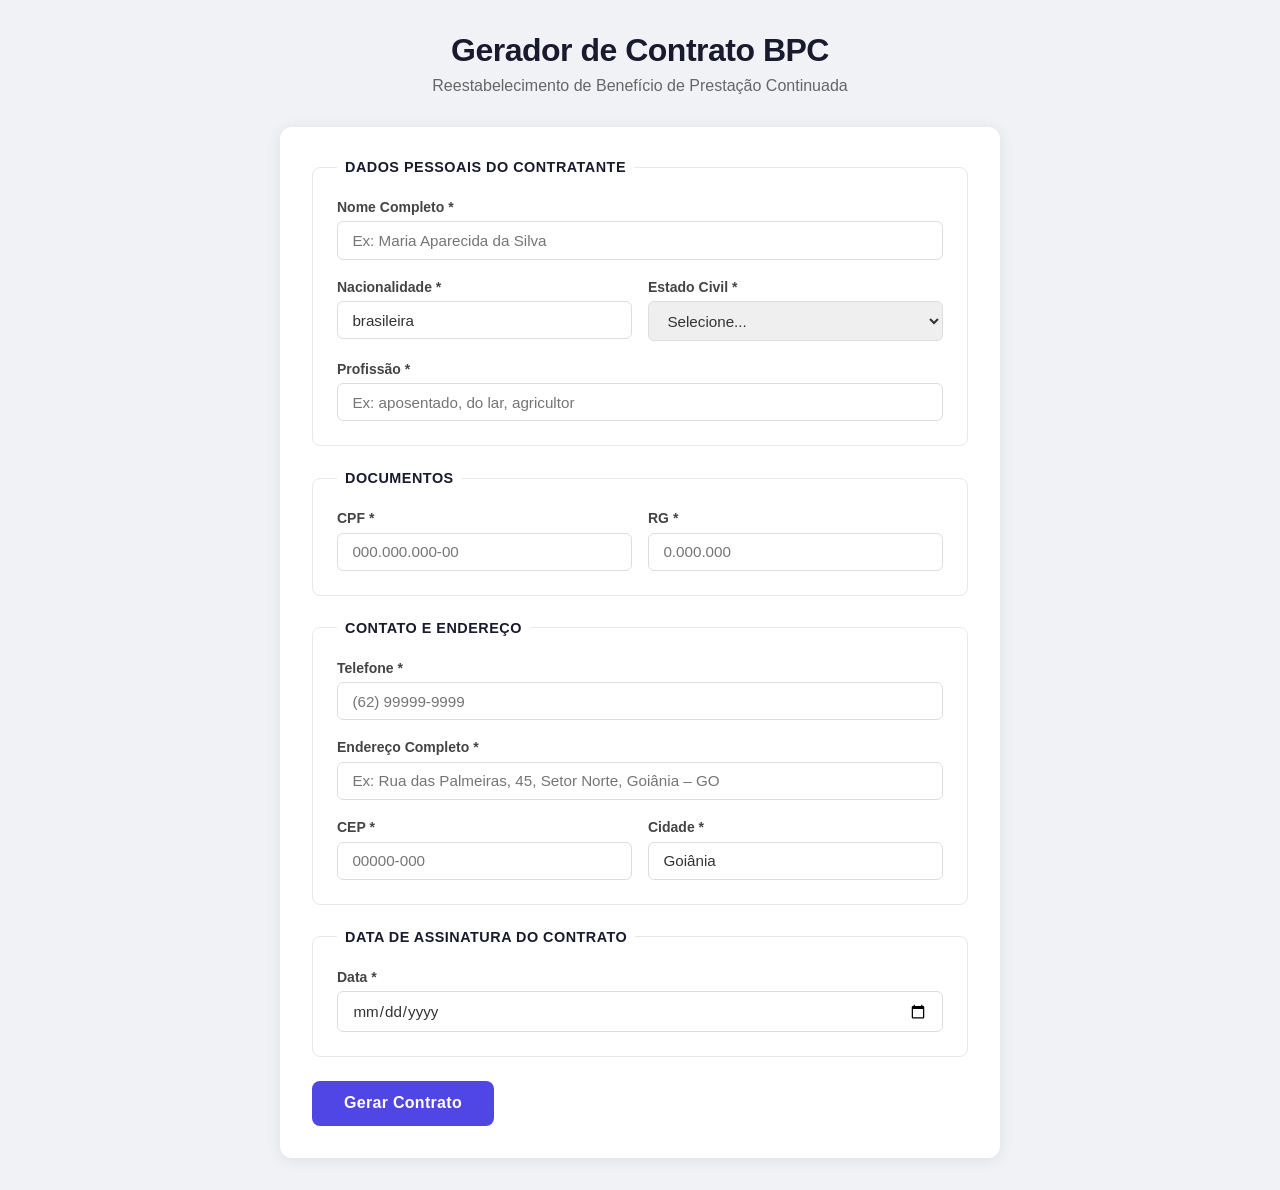
<file: frontend/index.html>
<!DOCTYPE html>
<html lang="pt-BR">
<head>
  <meta charset="UTF-8" />
  <meta name="viewport" content="width=device-width, initial-scale=1.0" />
  <title>Prototipo — Contrato BPC</title>
  <link rel="stylesheet" href="style.css" />
</head>
<body>

  <div class="container">

    <header class="header">
      <h1>Gerador de Contrato BPC</h1>
      <p class="subtitle">Reestabelecimento de Benefício de Prestação Continuada</p>
    </header>

    <form id="contratoForm" class="form" novalidate>

      <!-- Dados pessoais do cliente -->
      <fieldset class="fieldset">
        <legend>Dados Pessoais do Contratante</legend>

        <div class="field">
          <label for="nome_cliente">Nome Completo *</label>
          <input
            type="text"
            id="nome_cliente"
            name="nome_cliente"
            placeholder="Ex: Maria Aparecida da Silva"
            required
          />
        </div>

        <div class="field-row">
          <div class="field">
            <label for="nacionalidade">Nacionalidade *</label>
            <input
              type="text"
              id="nacionalidade"
              name="nacionalidade"
              placeholder="Ex: brasileira"
              value="brasileira"
              required
            />
          </div>

          <div class="field">
            <label for="estado_civil">Estado Civil *</label>
            <select id="estado_civil" name="estado_civil" required>
              <option value="">Selecione...</option>
              <option value="solteiro">Solteiro(a)</option>
              <option value="casado">Casado(a)</option>
              <option value="divorciado">Divorciado(a)</option>
              <option value="viúvo">Viúvo(a)</option>
              <option value="separado">Separado(a)</option>
            </select>
          </div>
        </div>

        <div class="field">
          <label for="profissao">Profissão *</label>
          <input
            type="text"
            id="profissao"
            name="profissao"
            placeholder="Ex: aposentado, do lar, agricultor"
            required
          />
        </div>
      </fieldset>

      <!-- Documentos -->
      <fieldset class="fieldset">
        <legend>Documentos</legend>

        <div class="field-row">
          <div class="field">
            <label for="cpf">CPF *</label>
            <input
              type="text"
              id="cpf"
              name="cpf"
              placeholder="000.000.000-00"
              maxlength="14"
              required
            />
          </div>

          <div class="field">
            <label for="rg">RG *</label>
            <input
              type="text"
              id="rg"
              name="rg"
              placeholder="0.000.000"
              required
            />
          </div>
        </div>
      </fieldset>

      <!-- Contato e endereço -->
      <fieldset class="fieldset">
        <legend>Contato e Endereço</legend>

        <div class="field">
          <label for="telefone">Telefone *</label>
          <input
            type="tel"
            id="telefone"
            name="telefone"
            placeholder="(62) 99999-9999"
            maxlength="15"
            required
          />
        </div>

        <div class="field">
          <label for="endereco">Endereço Completo *</label>
          <input
            type="text"
            id="endereco"
            name="endereco"
            placeholder="Ex: Rua das Palmeiras, 45, Setor Norte, Goiânia – GO"
            required
          />
        </div>

        <div class="field-row">
          <div class="field">
            <label for="cep">CEP *</label>
            <input
              type="text"
              id="cep"
              name="cep"
              placeholder="00000-000"
              maxlength="9"
              required
            />
          </div>

          <div class="field">
            <label for="cidade">Cidade *</label>
            <input
              type="text"
              id="cidade"
              name="cidade"
              placeholder="Ex: Goiânia"
              value="Goiânia"
              required
            />
          </div>
        </div>
      </fieldset>

      <!-- Data de assinatura -->
      <fieldset class="fieldset">
        <legend>Data de Assinatura do Contrato</legend>

        <div class="field">
          <label for="data_assinatura">Data *</label>
          <input
            type="date"
            id="data_assinatura"
            name="data_assinatura"
            required
          />
        </div>
      </fieldset>

      <!-- Botão de envio -->
      <button type="submit" id="submitBtn" class="btn-submit">
        <span id="btnText">Gerar Contrato</span>
        <span id="btnLoading" class="loading" hidden>Gerando contrato...</span>
      </button>

    </form>

    <!-- Área de feedback para o usuário -->
    <div id="statusMsg" class="status-msg" hidden></div>

  </div>

  <script src="script.js"></script>
</body>
</html>
</file>
<file: frontend/style.css>
/* =============================================
   MVP Prototipo — Gerador de Contratos
   Estilo limpo, profissional e responsivo
   ============================================= */

*, *::before, *::after {
  box-sizing: border-box;
  margin: 0;
  padding: 0;
}

body {
  font-family: -apple-system, BlinkMacSystemFont, "Segoe UI", Roboto, sans-serif;
  background: #f0f2f5;
  color: #333;
  min-height: 100vh;
  padding: 2rem 1rem;
}

/* ---- Container principal ---- */
.container {
  max-width: 720px;
  margin: 0 auto;
}

/* ---- Cabeçalho ---- */
.header {
  text-align: center;
  margin-bottom: 2rem;
}

.header h1 {
  font-size: 2rem;
  font-weight: 700;
  color: #1a1a2e;
  letter-spacing: -0.5px;
}

.header .subtitle {
  margin-top: 0.5rem;
  color: #666;
  font-size: 1rem;
}

/* ---- Formulário ---- */
.form {
  background: #fff;
  border-radius: 12px;
  padding: 2rem;
  box-shadow: 0 2px 16px rgba(0, 0, 0, 0.08);
  display: flex;
  flex-direction: column;
  gap: 1.5rem;
}

/* ---- Fieldset ---- */
.fieldset {
  border: 1px solid #e8e8e8;
  border-radius: 8px;
  padding: 1.5rem;
  display: flex;
  flex-direction: column;
  gap: 1.2rem;
}

.fieldset legend {
  font-weight: 600;
  font-size: 0.9rem;
  text-transform: uppercase;
  letter-spacing: 0.5px;
  color: #1a1a2e;
  padding: 0 0.5rem;
}

/* ---- Campo individual ---- */
.field {
  display: flex;
  flex-direction: column;
  gap: 0.4rem;
  flex: 1;
}

.field label {
  font-size: 0.875rem;
  font-weight: 600;
  color: #444;
}

.field input,
.field textarea,
.field select {
  padding: 0.6rem 0.9rem;
  border: 1.5px solid #ddd;
  border-radius: 6px;
  font-size: 0.95rem;
  color: #333;
  transition: border-color 0.2s, box-shadow 0.2s;
  font-family: inherit;
  width: 100%;
}

.field input:focus,
.field textarea:focus {
  outline: none;
  border-color: #4f46e5;
  box-shadow: 0 0 0 3px rgba(79, 70, 229, 0.12);
}

.field input.invalid {
  border-color: #e53e3e;
}

.field textarea {
  resize: vertical;
  min-height: 80px;
}

/* ---- Linha de campos lado a lado ---- */
.field-row {
  display: flex;
  gap: 1rem;
}

@media (max-width: 520px) {
  .field-row {
    flex-direction: column;
  }
}

/* ---- Botão de envio ---- */
.btn-submit {
  padding: 0.85rem 2rem;
  background: #4f46e5;
  color: #fff;
  border: none;
  border-radius: 8px;
  font-size: 1rem;
  font-weight: 600;
  cursor: pointer;
  transition: background 0.2s, transform 0.1s;
  letter-spacing: 0.3px;
  align-self: flex-start;
}

.btn-submit:hover:not(:disabled) {
  background: #4338ca;
}

.btn-submit:active:not(:disabled) {
  transform: scale(0.98);
}

.btn-submit:disabled {
  background: #a5b4fc;
  cursor: not-allowed;
}

/* ---- Indicador de loading ---- */
.loading::after {
  content: "";
  display: inline-block;
  width: 14px;
  height: 14px;
  border: 2px solid rgba(255, 255, 255, 0.4);
  border-top-color: #fff;
  border-radius: 50%;
  animation: spin 0.7s linear infinite;
  margin-left: 8px;
  vertical-align: middle;
}

@keyframes spin {
  to { transform: rotate(360deg); }
}

/* ---- Mensagem de status ---- */
.status-msg {
  margin-top: 1rem;
  padding: 1rem 1.2rem;
  border-radius: 8px;
  font-size: 0.95rem;
  font-weight: 500;
}

.status-msg.success {
  background: #f0fdf4;
  color: #166534;
  border: 1px solid #bbf7d0;
}

.status-msg.error {
  background: #fff5f5;
  color: #9b1c1c;
  border: 1px solid #fed7d7;
}
</file>
